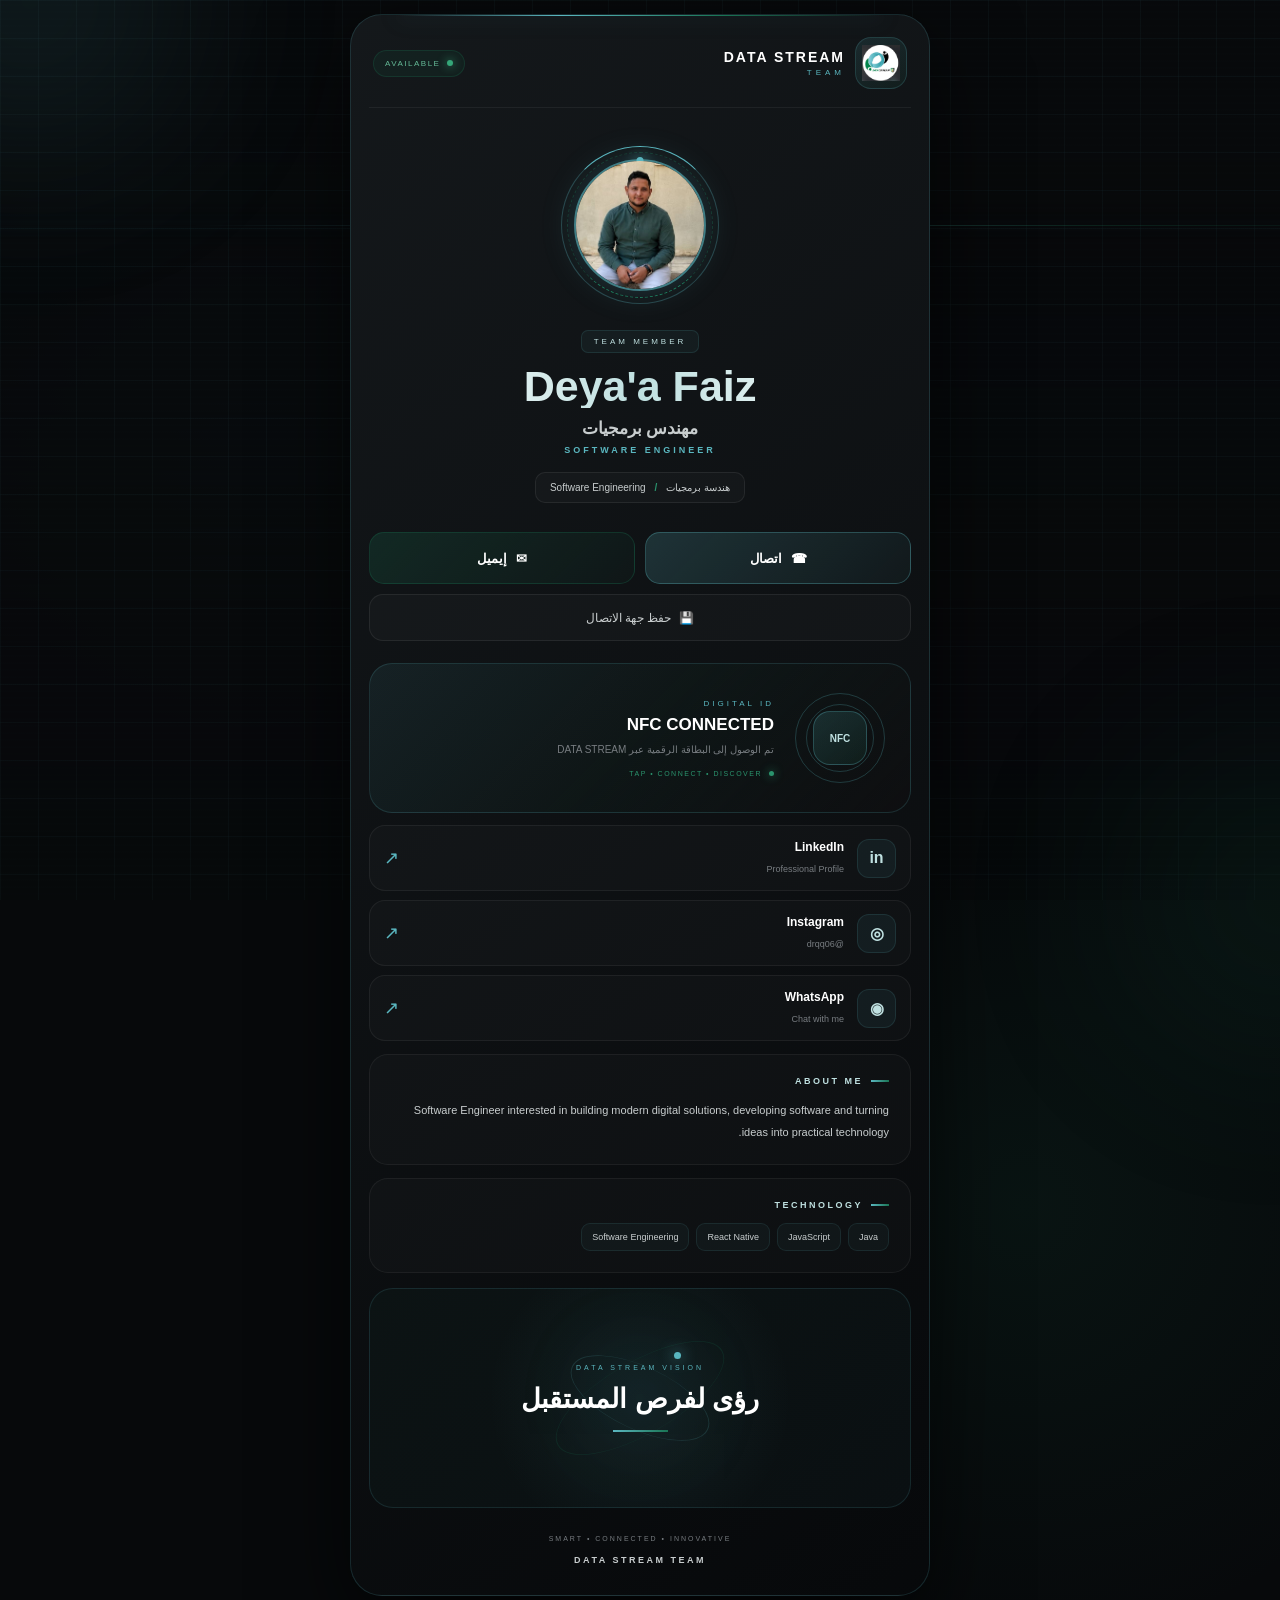
<file: index.html>
<!DOCTYPE html>
<html lang="ar" dir="rtl">

<head>
    <meta charset="UTF-8">
    <meta name="viewport" content="width=device-width, initial-scale=1.0">

    <title>Deya'a Faiz | DATA STREAM</title>

    <link rel="stylesheet" href="style.css">
</head>

<body>

    <div class="background-grid"></div>

    <div class="glow glow-one"></div>
    <div class="glow glow-two"></div>


    <main class="profile-card">


        <!-- HEADER -->
        <header class="header">

            <div class="logo">

                <div class="logo-image">
                    <img src="assets/logo.png" alt="DATA STREAM Logo">
                </div>

                <div class="logo-text">
                    <strong>DATA STREAM</strong>
                    <span>TEAM</span>
                </div>

            </div>


            <div class="online">
                <span></span>
                AVAILABLE
            </div>

        </header>



        <!-- HERO -->
        <section class="hero">

            <div class="photo-wrapper">

                <div class="photo-ring"></div>

                <div class="photo-ring ring-two"></div>

                <img
                    src="images/deyaa.jpg"
                    alt="Deya'a Faiz"
                    class="profile-photo"
                >

            </div>


            <div class="member-label">
                TEAM MEMBER
            </div>


            <h1>
                Deya'a Faiz
            </h1>


            <h2>
                مهندس برمجيات
            </h2>


            <p class="job-title">
                SOFTWARE ENGINEER
            </p>


            <div class="specialization">

                <span>
                    هندسة برمجيات
                </span>

                <b>/</b>

                <span>
                    Software Engineering
                </span>

            </div>

        </section>



        <!-- CONTACT BUTTONS -->
        <section class="actions">

            <a
                href="tel:+962778283855"
                class="main-button cyan-button"
            >
                <span class="button-icon">☎</span>
                اتصال
            </a>


            <a
                href="mailto:dyadiaqa@gmail.com"
                class="main-button green-button"
            >
                <span class="button-icon">✉</span>
                إيميل
            </a>

        </section>



        <!-- SAVE CONTACT -->
        <button
            id="saveContact"
            class="save-contact"
            type="button"
        >

            <span class="save-icon">
                💾
            </span>

            <span>
                حفظ جهة الاتصال
            </span>

        </button>



        <!-- NFC -->
        <section class="nfc-card">

            <div class="nfc-animation">

                <div class="nfc-ring nfc-ring-one"></div>

                <div class="nfc-ring nfc-ring-two"></div>

                <div class="nfc-icon">
                    NFC
                </div>

            </div>


            <div class="nfc-content">

                <small>
                    DIGITAL ID
                </small>

                <h3>
                    NFC CONNECTED
                </h3>

                <p>
                    تم الوصول إلى البطاقة الرقمية عبر DATA STREAM
                </p>

                <div class="nfc-status">

                    <span></span>

                    TAP • CONNECT • DISCOVER

                </div>

            </div>

        </section>



        <!-- SOCIAL MEDIA -->
        <section class="socials">


            <!-- LINKEDIN -->
            <a
                href="https://www.linkedin.com/in/deya-q-3b7445343"
                target="_blank"
                rel="noopener noreferrer"
                class="social-card"
            >

                <div class="social-icon">
                    in
                </div>

                <div>

                    <strong>
                        LinkedIn
                    </strong>

                    <small>
                        Professional Profile
                    </small>

                </div>

                <span class="arrow">
                    ↗
                </span>

            </a>



            <!-- INSTAGRAM -->
            <a
                href="https://www.instagram.com/drqq06"
                target="_blank"
                rel="noopener noreferrer"
                class="social-card"
            >

                <div class="social-icon">
                    ◎
                </div>

                <div>

                    <strong>
                        Instagram
                    </strong>

                    <small>
                        @drqq06
                    </small>

                </div>

                <span class="arrow">
                    ↗
                </span>

            </a>



            <!-- WHATSAPP -->
            <a
                href="https://wa.me/962778283855"
                target="_blank"
                rel="noopener noreferrer"
                class="social-card"
            >

                <div class="social-icon">
                    ◉
                </div>

                <div>

                    <strong>
                        WhatsApp
                    </strong>

                    <small>
                        Chat with me
                    </small>

                </div>

                <span class="arrow">
                    ↗
                </span>

            </a>

        </section>



        <!-- ABOUT -->
        <section class="about">

            <div class="section-title">

                <span></span>

                ABOUT ME

            </div>


            <p>
                Software Engineer interested in building modern digital
                solutions, developing software and turning ideas into
                practical technology.
            </p>

        </section>



        <!-- SKILLS -->
        <section class="skills">

            <div class="section-title">

                <span></span>

                TECHNOLOGY

            </div>


            <div class="skill-list">

                <span>
                    Java
                </span>

                <span>
                    JavaScript
                </span>

                <span>
                    React Native
                </span>

                <span>
                    Software Engineering
                </span>

            </div>

        </section>



        <!-- VISION -->
        <section class="vision">

            <div class="orbit orbit-one"></div>

            <div class="orbit orbit-two"></div>

            <div class="orbit-dot"></div>

            <div class="vision-glow"></div>


            <div class="vision-content">

                <small>
                    DATA STREAM VISION
                </small>

                <h3>
                    رؤى لفرص المستقبل
                </h3>

                <div class="vision-line"></div>

            </div>

        </section>



        <!-- FOOTER -->
        <footer>

            <div>
                SMART • CONNECTED • INNOVATIVE
            </div>

            <strong>
                DATA STREAM TEAM
            </strong>

        </footer>


    </main>



    <script src="script.js"></script>

</body>

</html>
</file>
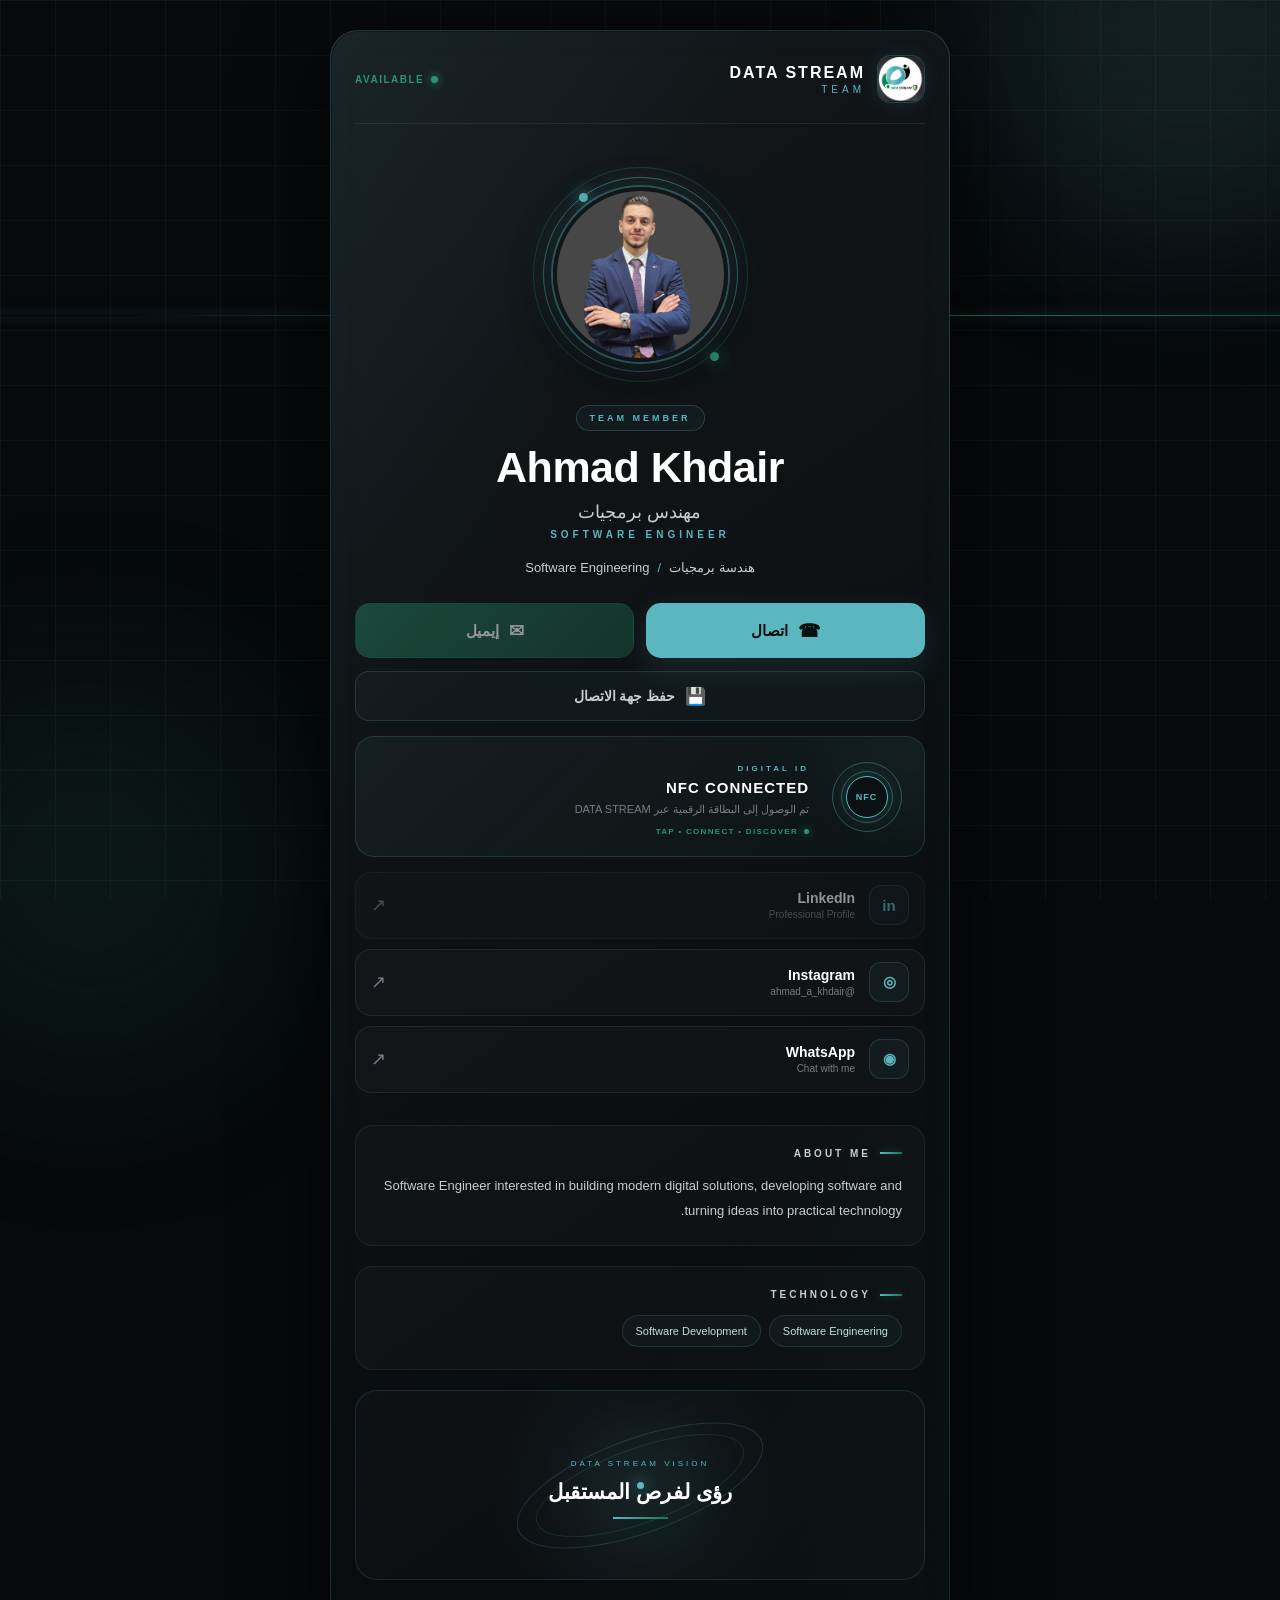
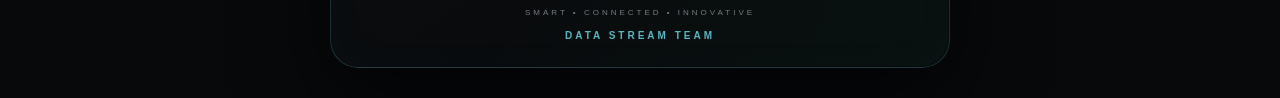
<file: ahmad/index.html>
<!DOCTYPE html>
<html lang="ar" dir="rtl">

<head>
    <meta charset="UTF-8">
    <meta name="viewport" content="width=device-width, initial-scale=1.0">

    <title>Ahmad Khdair | DATA STREAM</title>

    <link rel="stylesheet" href="style.css">
</head>

<body>

    <div class="background-grid"></div>

    <div class="glow glow-one"></div>
    <div class="glow glow-two"></div>


    <main class="profile-card">


        <!-- HEADER -->
        <header class="header">

            <div class="logo">

                <div class="logo-image">

                    <img
                        src="assets/logo.jpg"
                        alt="DATA STREAM Logo"
                    >

                </div>

                <div class="logo-text">

                    <strong>
                        DATA STREAM
                    </strong>

                    <span>
                        TEAM
                    </span>

                </div>

            </div>


            <div class="online">

                <span></span>

                AVAILABLE

            </div>

        </header>



        <!-- HERO -->
        <section class="hero">

            <div class="photo-wrapper">

                <div class="photo-ring"></div>

                <div class="photo-ring ring-two"></div>

                <img
                    src="images/ahmad.jpg"
                    alt="Ahmad Khdair"
                    class="profile-photo"
                >

            </div>


            <div class="member-label">
                TEAM MEMBER
            </div>


            <h1>
                Ahmad Khdair
            </h1>


            <h2>
                مهندس برمجيات
            </h2>


            <p class="job-title">
                SOFTWARE ENGINEER
            </p>


            <div class="specialization">

                <span>
                    هندسة برمجيات
                </span>

                <b>/</b>

                <span>
                    Software Engineering
                </span>

            </div>

        </section>



        <!-- CONTACT BUTTONS -->
        <section class="actions">

            <a
                href="tel:+962798797174"
                class="main-button cyan-button"
            >

                <span class="button-icon">
                    ☎
                </span>

                اتصال

            </a>


            <a
                href="#"
                class="main-button green-button disabled-button"
                onclick="return false;"
            >

                <span class="button-icon">
                    ✉
                </span>

                إيميل

            </a>

        </section>



        <!-- SAVE CONTACT -->
        <button
            id="saveContact"
            class="save-contact"
            type="button"
        >

            <span class="save-icon">
                💾
            </span>

            <span>
                حفظ جهة الاتصال
            </span>

        </button>



        <!-- NFC -->
        <section class="nfc-card">

            <div class="nfc-animation">

                <div class="nfc-ring nfc-ring-one"></div>

                <div class="nfc-ring nfc-ring-two"></div>

                <div class="nfc-icon">
                    NFC
                </div>

            </div>


            <div class="nfc-content">

                <small>
                    DIGITAL ID
                </small>

                <h3>
                    NFC CONNECTED
                </h3>

                <p>
                    تم الوصول إلى البطاقة الرقمية عبر DATA STREAM
                </p>

                <div class="nfc-status">

                    <span></span>

                    TAP • CONNECT • DISCOVER

                </div>

            </div>

        </section>



        <!-- SOCIAL MEDIA -->
        <section class="socials">


            <!-- LINKEDIN -->
            <a
                href="#"
                class="social-card disabled-social"
                onclick="return false;"
            >

                <div class="social-icon">
                    in
                </div>

                <div>

                    <strong>
                        LinkedIn
                    </strong>

                    <small>
                        Professional Profile
                    </small>

                </div>

                <span class="arrow">
                    ↗
                </span>

            </a>



            <!-- INSTAGRAM -->
            <a
                href="https://www.instagram.com/ahmad_a_khdair"
                target="_blank"
                rel="noopener noreferrer"
                class="social-card"
            >

                <div class="social-icon">
                    ◎
                </div>

                <div>

                    <strong>
                        Instagram
                    </strong>

                    <small>
                        @ahmad_a_khdair
                    </small>

                </div>

                <span class="arrow">
                    ↗
                </span>

            </a>



            <!-- WHATSAPP -->
            <a
                href="https://wa.me/962798797174"
                target="_blank"
                rel="noopener noreferrer"
                class="social-card"
            >

                <div class="social-icon">
                    ◉
                </div>

                <div>

                    <strong>
                        WhatsApp
                    </strong>

                    <small>
                        Chat with me
                    </small>

                </div>

                <span class="arrow">
                    ↗
                </span>

            </a>

        </section>



        <!-- ABOUT -->
        <section class="about">

            <div class="section-title">

                <span></span>

                ABOUT ME

            </div>


            <p>
                Software Engineer interested in building modern digital
                solutions, developing software and turning ideas into
                practical technology.
            </p>

        </section>



        <!-- SKILLS -->
        <section class="skills">

            <div class="section-title">

                <span></span>

                TECHNOLOGY

            </div>


            <div class="skill-list">

                <span>
                    Software Engineering
                </span>

                <span>
                    Software Development
                </span>

            </div>

        </section>



        <!-- VISION -->
        <section class="vision">

            <div class="orbit orbit-one"></div>

            <div class="orbit orbit-two"></div>

            <div class="orbit-dot"></div>

            <div class="vision-glow"></div>


            <div class="vision-content">

                <small>
                    DATA STREAM VISION
                </small>

                <h3>
                    رؤى لفرص المستقبل
                </h3>

                <div class="vision-line"></div>

            </div>

        </section>



        <!-- FOOTER -->
        <footer>

            <div>
                SMART • CONNECTED • INNOVATIVE
            </div>

            <strong>
                DATA STREAM TEAM
            </strong>

        </footer>


    </main>



    <script src="script.js"></script>

</body>

</html>
</file>
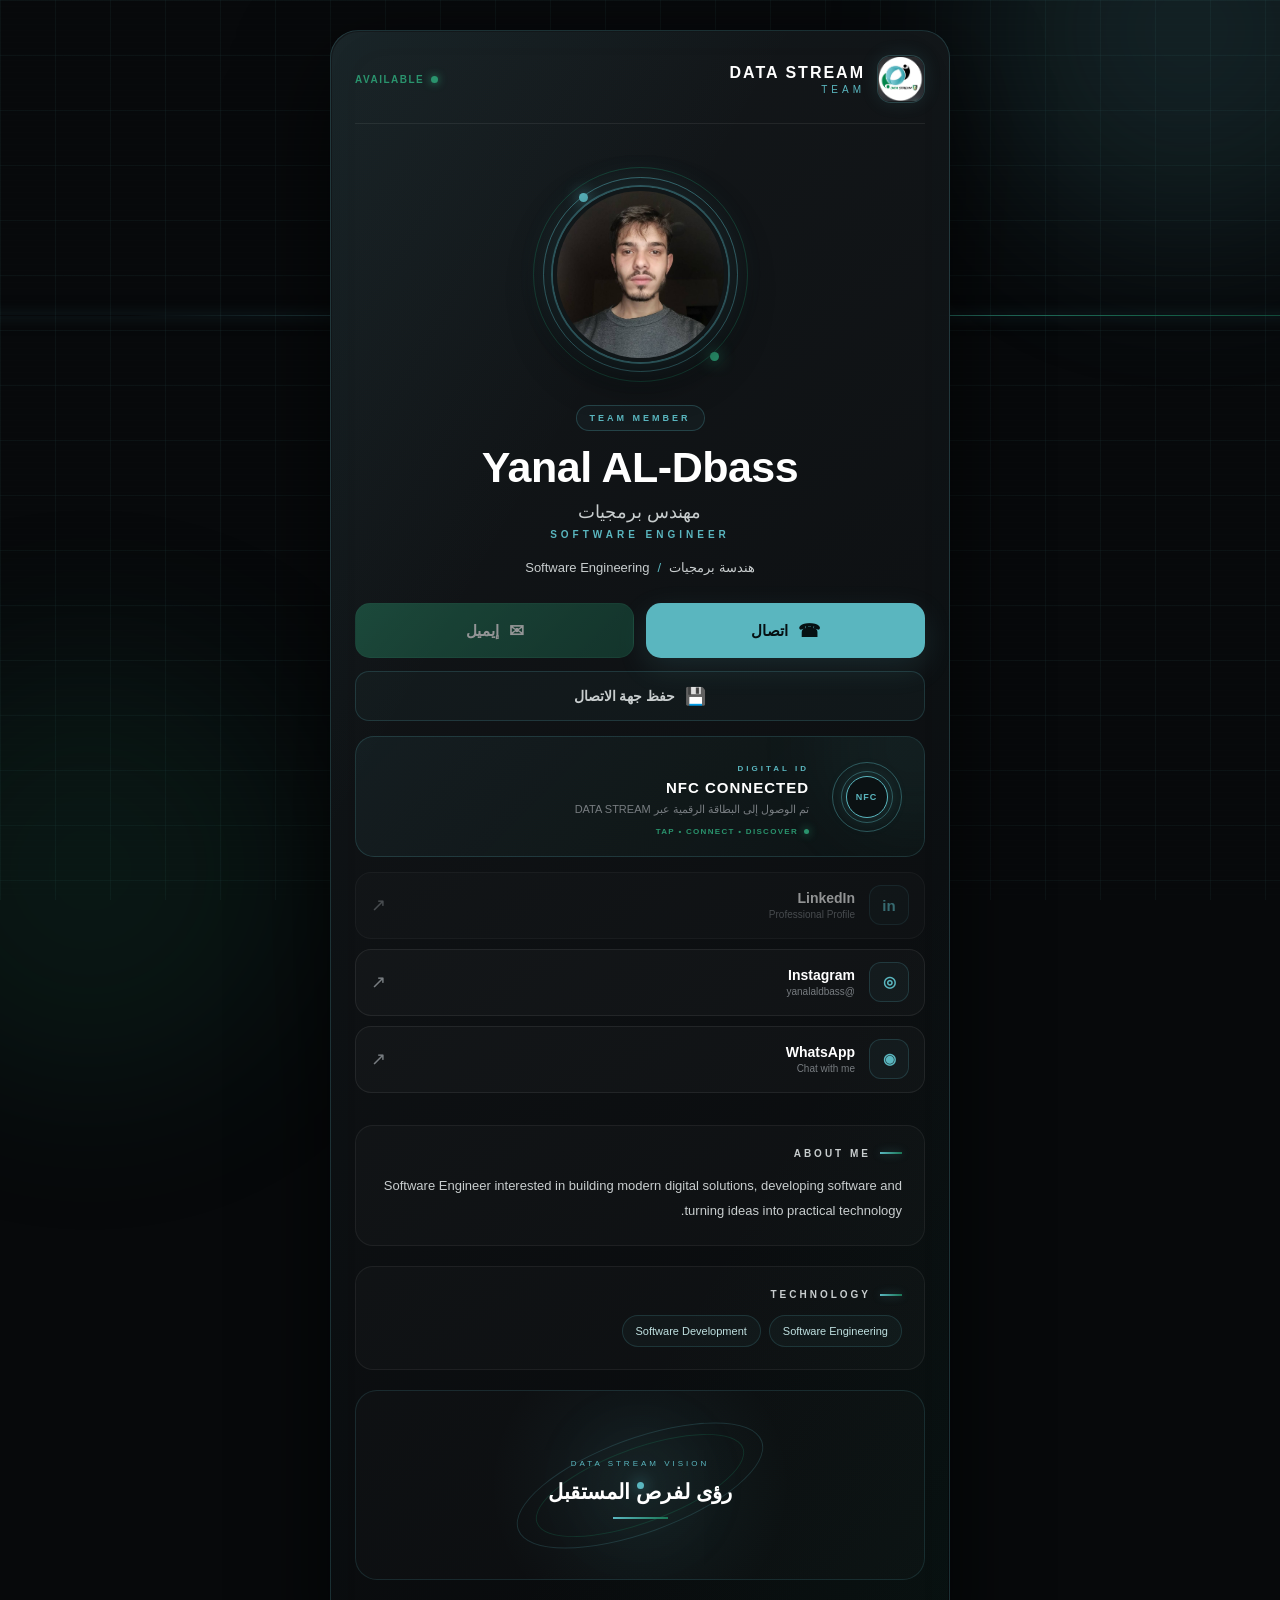
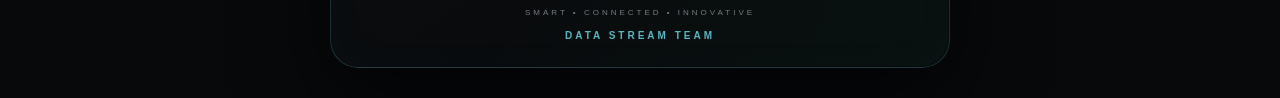
<file: yanal/index.html>
<!DOCTYPE html>
<html lang="ar" dir="rtl">

<head>
    <meta charset="UTF-8">
    <meta name="viewport" content="width=device-width, initial-scale=1.0">

    <title>Yanal AL-Dbass | DATA STREAM</title>

    <link rel="stylesheet" href="style.css">
</head>

<body>

    <div class="background-grid"></div>

    <div class="glow glow-one"></div>
    <div class="glow glow-two"></div>


    <main class="profile-card">


        <!-- HEADER -->
        <header class="header">

            <div class="logo">

                <div class="logo-image">

                    <img
                        src="assets/logo.jpg"
                        alt="DATA STREAM Logo"
                    >

                </div>

                <div class="logo-text">

                    <strong>
                        DATA STREAM
                    </strong>

                    <span>
                        TEAM
                    </span>

                </div>

            </div>


            <div class="online">

                <span></span>

                AVAILABLE

            </div>

        </header>



        <!-- HERO -->
        <section class="hero">

            <div class="photo-wrapper">

                <div class="photo-ring"></div>

                <div class="photo-ring ring-two"></div>

                <img
                    src="images/yanal.jpg"
                    alt="Yanal AL-Dbass"
                    class="profile-photo"
                >

            </div>


            <div class="member-label">
                TEAM MEMBER
            </div>


            <h1>
                Yanal AL-Dbass
            </h1>


            <h2>
                مهندس برمجيات
            </h2>


            <p class="job-title">
                SOFTWARE ENGINEER
            </p>


            <div class="specialization">

                <span>
                    هندسة برمجيات
                </span>

                <b>/</b>

                <span>
                    Software Engineering
                </span>

            </div>

        </section>



        <!-- CONTACT BUTTONS -->
        <section class="actions">

            <a
                href="tel:+962775810678"
                class="main-button cyan-button"
            >

                <span class="button-icon">
                    ☎
                </span>

                اتصال

            </a>


            <a
                href="#"
                class="main-button green-button disabled-button"
                onclick="return false;"
            >

                <span class="button-icon">
                    ✉
                </span>

                إيميل

            </a>

        </section>



        <!-- SAVE CONTACT -->
        <button
            id="saveContact"
            class="save-contact"
            type="button"
        >

            <span class="save-icon">
                💾
            </span>

            <span>
                حفظ جهة الاتصال
            </span>

        </button>



        <!-- NFC -->
        <section class="nfc-card">

            <div class="nfc-animation">

                <div class="nfc-ring nfc-ring-one"></div>

                <div class="nfc-ring nfc-ring-two"></div>

                <div class="nfc-icon">
                    NFC
                </div>

            </div>


            <div class="nfc-content">

                <small>
                    DIGITAL ID
                </small>

                <h3>
                    NFC CONNECTED
                </h3>

                <p>
                    تم الوصول إلى البطاقة الرقمية عبر DATA STREAM
                </p>

                <div class="nfc-status">

                    <span></span>

                    TAP • CONNECT • DISCOVER

                </div>

            </div>

        </section>



        <!-- SOCIAL MEDIA -->
        <section class="socials">


            <!-- LINKEDIN -->
            <a
                href="#"
                class="social-card disabled-social"
                onclick="return false;"
            >

                <div class="social-icon">
                    in
                </div>

                <div>

                    <strong>
                        LinkedIn
                    </strong>

                    <small>
                        Professional Profile
                    </small>

                </div>

                <span class="arrow">
                    ↗
                </span>

            </a>



            <!-- INSTAGRAM -->
            <a
                href="https://www.instagram.com/yanalaldbass"
                target="_blank"
                rel="noopener noreferrer"
                class="social-card"
            >

                <div class="social-icon">
                    ◎
                </div>

                <div>

                    <strong>
                        Instagram
                    </strong>

                    <small>
                        @yanalaldbass
                    </small>

                </div>

                <span class="arrow">
                    ↗
                </span>

            </a>



            <!-- WHATSAPP -->
            <a
                href="https://wa.me/962775810678"
                target="_blank"
                rel="noopener noreferrer"
                class="social-card"
            >

                <div class="social-icon">
                    ◉
                </div>

                <div>

                    <strong>
                        WhatsApp
                    </strong>

                    <small>
                        Chat with me
                    </small>

                </div>

                <span class="arrow">
                    ↗
                </span>

            </a>

        </section>



        <!-- ABOUT -->
        <section class="about">

            <div class="section-title">

                <span></span>

                ABOUT ME

            </div>


            <p>
                Software Engineer interested in building modern digital
                solutions, developing software and turning ideas into
                practical technology.
            </p>

        </section>



        <!-- SKILLS -->
        <section class="skills">

            <div class="section-title">

                <span></span>

                TECHNOLOGY

            </div>


            <div class="skill-list">

                <span>
                    Software Engineering
                </span>

                <span>
                    Software Development
                </span>

            </div>

        </section>



        <!-- VISION -->
        <section class="vision">

            <div class="orbit orbit-one"></div>

            <div class="orbit orbit-two"></div>

            <div class="orbit-dot"></div>

            <div class="vision-glow"></div>


            <div class="vision-content">

                <small>
                    DATA STREAM VISION
                </small>

                <h3>
                    رؤى لفرص المستقبل
                </h3>

                <div class="vision-line"></div>

            </div>

        </section>



        <!-- FOOTER -->
        <footer>

            <div>
                SMART • CONNECTED • INNOVATIVE
            </div>

            <strong>
                DATA STREAM TEAM
            </strong>

        </footer>


    </main>



    <script src="script.js"></script>

</body>

</html>
</file>
<file: style.css>
:root {
    --turquoise: #5ab6bf;
    --turquoise-light: #bfe0e0;
    --turquoise-dark: #3f969f;

    --green: #1a7555;
    --green-light: #2a936d;
    --green-dark: #10533e;

    --black: #07090b;
    --black-card: #15191c;

    --gray: #777c80;
    --gray-light: #c8cdce;

    --white: #ffffff;
}


/* =========================================================
   RESET
========================================================= */

* {
    margin: 0;
    padding: 0;
    box-sizing: border-box;
}

html {
    scroll-behavior: smooth;
}

body {
    min-height: 100vh;

    background:
        radial-gradient(
            circle at 20% 20%,
            rgba(90, 182, 191, 0.10),
            transparent 25%
        ),
        radial-gradient(
            circle at 80% 75%,
            rgba(26, 117, 85, 0.10),
            transparent 28%
        ),
        #07090b;

    color: var(--white);

    font-family:
        Arial,
        "Segoe UI",
        Tahoma,
        sans-serif;

    overflow-x: hidden;
}


/* =========================================================
   DIGITAL BACKGROUND
========================================================= */

.background-grid {
    position: fixed;

    inset: 0;

    z-index: -10;

    pointer-events: none;

    background-color: #07090b;

    /* DIGITAL GRID */
    background-image:
        linear-gradient(
            rgba(90, 182, 191, 0.045) 1px,
            transparent 1px
        ),
        linear-gradient(
            90deg,
            rgba(90, 182, 191, 0.045) 1px,
            transparent 1px
        );

    background-size:
        38px 38px;

    animation:
        digitalGrid 18s linear infinite;

    mask-image:
        linear-gradient(
            to bottom,
            rgba(0,0,0,1),
            rgba(0,0,0,0.75)
        );
}


/* moving digital grid */

@keyframes digitalGrid {

    0% {
        background-position:
            0 0,
            0 0;
    }

    100% {
        background-position:
            38px 38px,
            38px 38px;
    }
}


/* =========================================================
   DIGITAL SCAN LINES
========================================================= */

.background-grid::before {
    content: "";

    position: absolute;

    inset: 0;

    background:
        repeating-linear-gradient(
            0deg,
            transparent 0px,
            transparent 5px,
            rgba(90, 182, 191, 0.012) 6px,
            transparent 7px
        );

    opacity: 0.7;
}


/* =========================================================
   DIGITAL HORIZONTAL SIGNAL
========================================================= */

.background-grid::after {
    content: "";

    position: absolute;

    left: -20%;

    top: 25%;

    width: 140%;

    height: 1px;

    background:
        linear-gradient(
            90deg,
            transparent,
            rgba(90, 182, 191, 0.0),
            rgba(90, 182, 191, 0.35),
            rgba(26, 117, 85, 0.25),
            transparent
        );

    box-shadow:
        0 0 15px
        rgba(90, 182, 191, 0.25);

    animation:
        signalMove 7s linear infinite;
}

@keyframes signalMove {

    0% {
        transform:
            translateY(-45vh);
        opacity: 0;
    }

    20% {
        opacity: 1;
    }

    80% {
        opacity: 1;
    }

    100% {
        transform:
            translateY(90vh);
        opacity: 0;
    }
}


/* =========================================================
   DIGITAL GLOW POINTS
========================================================= */

.glow {
    position: fixed;

    width: 300px;
    height: 300px;

    border-radius: 50%;

    filter: blur(100px);

    pointer-events: none;

    z-index: -8;

    opacity: 0.12;
}

.glow-one {
    top: -150px;
    left: -120px;

    background:
        var(--turquoise);

    animation:
        glowMoveOne 8s ease-in-out infinite alternate;
}

.glow-two {
    right: -150px;
    bottom: -150px;

    background:
        var(--green);

    animation:
        glowMoveTwo 10s ease-in-out infinite alternate;
}

@keyframes glowMoveOne {

    from {
        transform:
            translate(0, 0);
    }

    to {
        transform:
            translate(90px, 70px);
    }
}

@keyframes glowMoveTwo {

    from {
        transform:
            translate(0, 0);
    }

    to {
        transform:
            translate(-80px, -60px);
    }
}


/* =========================================================
   MAIN CARD
========================================================= */

.profile-card {
    position: relative;

    width:
        min(
            calc(100% - 24px),
            580px
        );

    margin:
        14px auto;

    padding:
        18px;

    background:
        linear-gradient(
            145deg,
            rgba(21, 25, 28, 0.96),
            rgba(7, 9, 11, 0.97)
        );

    border:
        1px solid
        rgba(90, 182, 191, 0.18);

    border-radius:
        32px;

    box-shadow:
        0 30px 90px
        rgba(0, 0, 0, 0.65),

        0 0 50px
        rgba(90, 182, 191, 0.025);

    overflow: hidden;

    backdrop-filter:
        blur(14px);
}


/* digital top line */

.profile-card::before {
    content: "";

    position: absolute;

    top: 0;
    left: 8%;

    width: 84%;
    height: 1px;

    background:
        linear-gradient(
            90deg,
            transparent,
            var(--turquoise),
            var(--green),
            transparent
        );

    box-shadow:
        0 0 20px
        rgba(90, 182, 191, 0.5);
}


/* =========================================================
   HEADER
========================================================= */

.header {
    display: flex;

    align-items: center;

    justify-content: space-between;

    padding:
        4px 4px 18px;

    border-bottom:
        1px solid
        rgba(255, 255, 255, 0.055);
}

.logo {
    display: flex;

    align-items: center;

    gap: 10px;
}

.logo-image {
    width: 52px;
    height: 52px;

    display: flex;

    align-items: center;
    justify-content: center;

    border-radius:
        16px;

    background:
        linear-gradient(
            145deg,
            rgba(90, 182, 191, 0.13),
            rgba(26, 117, 85, 0.10)
        );

    border:
        1px solid
        rgba(90, 182, 191, 0.20);

    overflow: hidden;
}

.logo-image img {
    width: 38px;
    height: 38px;

    object-fit: contain;
}

.logo-text {
    display: flex;

    flex-direction: column;

    line-height: 1;
}

.logo-text strong {
    font-size: 14px;

    letter-spacing: 2px;
}

.logo-text span {
    margin-top: 5px;

    font-size: 8px;

    letter-spacing: 4px;

    color:
        var(--turquoise);
}


/* =========================================================
   AVAILABLE
========================================================= */

.online {
    display: flex;

    align-items: center;

    gap: 7px;

    padding:
        8px 11px;

    border-radius:
        999px;

    background:
        rgba(26, 117, 85, 0.10);

    border:
        1px solid
        rgba(26, 117, 85, 0.25);

    color:
        #64b996;

    font-size: 8px;

    letter-spacing: 1.5px;
}

.online span {
    width: 6px;
    height: 6px;

    border-radius: 50%;

    background:
        #35a779;

    box-shadow:
        0 0 10px
        #35a779;

    animation:
        onlinePulse 2s infinite;
}

@keyframes onlinePulse {

    0%,
    100% {
        opacity: 1;
        transform: scale(1);
    }

    50% {
        opacity: 0.45;
        transform: scale(0.75);
    }
}


/* =========================================================
   HERO
========================================================= */

.hero {
    position: relative;

    text-align: center;

    padding:
        34px 10px
        25px;
}

.photo-wrapper {
    position: relative;

    width: 166px;
    height: 166px;

    margin:
        0 auto 22px;

    display: flex;

    align-items: center;
    justify-content: center;
}

.profile-photo {
    position: relative;

    width: 132px;
    height: 132px;

    object-fit: cover;

    border-radius:
        50%;

    border:
        2px solid
        rgba(90, 182, 191, 0.65);

    box-shadow:
        0 0 0 6px
        rgba(90, 182, 191, 0.025),

        0 0 35px
        rgba(90, 182, 191, 0.18);

    z-index: 3;
}

.photo-ring {
    position: absolute;

    width: 158px;
    height: 158px;

    border-radius:
        50%;

    border:
        1px solid
        rgba(90, 182, 191, 0.30);

    border-top-color:
        var(--turquoise);

    animation:
        photoSpin 9s linear infinite;
}

.photo-ring::after {
    content: "";

    position: absolute;

    width: 7px;
    height: 7px;

    top: 10px;
    left: 50%;

    transform:
        translateX(-50%);

    border-radius:
        50%;

    background:
        var(--turquoise);

    box-shadow:
        0 0 15px
        var(--turquoise);
}

.ring-two {
    width: 146px;
    height: 146px;

    border:
        1px dashed
        rgba(26, 117, 85, 0.35);

    border-bottom-color:
        var(--green);

    animation:
        photoSpinReverse 13s linear infinite;
}

@keyframes photoSpin {

    to {
        transform:
            rotate(360deg);
    }
}

@keyframes photoSpinReverse {

    to {
        transform:
            rotate(-360deg);
    }
}


/* =========================================================
   HERO TEXT
========================================================= */

.member-label {
    display: inline-flex;

    align-items: center;

    padding:
        6px 12px;

    border-radius:
        7px;

    background:
        rgba(90, 182, 191, 0.06);

    border:
        1px solid
        rgba(90, 182, 191, 0.14);

    color:
        var(--turquoise-light);

    font-size: 8px;

    letter-spacing: 3px;

    margin-bottom: 12px;
}

.hero h1 {
    font-size:
        clamp(
            30px,
            8vw,
            43px
        );

    line-height: 1;

    margin-bottom: 10px;

    font-weight: 800;

    background:
        linear-gradient(
            90deg,
            #ffffff,
            var(--turquoise-light),
            #ffffff
        );

    -webkit-background-clip:
        text;

    background-clip:
        text;

    -webkit-text-fill-color:
        transparent;
}

.hero h2 {
    font-size: 17px;

    color:
        var(--gray-light);

    margin-bottom: 6px;
}

.job-title {
    color:
        var(--turquoise);

    font-size: 9px;

    letter-spacing: 3px;

    font-weight: 700;
}

.specialization {
    display: inline-flex;

    align-items: center;

    justify-content: center;

    gap: 9px;

    margin-top: 17px;

    padding:
        9px 14px;

    border-radius:
        10px;

    background:
        rgba(255, 255, 255, 0.025);

    border:
        1px solid
        rgba(255, 255, 255, 0.07);

    color:
        var(--gray-light);

    font-size: 10px;
}

.specialization b {
    color:
        var(--green-light);
}


/* =========================================================
   CONTACT
========================================================= */

.actions {
    display: grid;

    grid-template-columns:
        1fr 1fr;

    gap: 10px;

    margin:
        4px 0 10px;
}

.main-button {
    position: relative;

    height: 52px;

    display: flex;

    align-items: center;
    justify-content: center;

    gap: 9px;

    border-radius:
        15px;

    text-decoration: none;

    font-size: 13px;

    font-weight: 700;

    overflow: hidden;

    transition:
        0.25s ease;
}

.main-button:hover {
    transform:
        translateY(-2px);
}

.cyan-button {
    color:
        var(--white);

    background:
        linear-gradient(
            135deg,
            rgba(90, 182, 191, 0.20),
            rgba(90, 182, 191, 0.05)
        );

    border:
        1px solid
        rgba(90, 182, 191, 0.32);
}

.green-button {
    color:
        var(--white);

    background:
        linear-gradient(
            135deg,
            rgba(26, 117, 85, 0.22),
            rgba(26, 117, 85, 0.05)
        );

    border:
        1px solid
        rgba(26, 117, 85, 0.30);
}


/* =========================================================
   SAVE
========================================================= */

.save-contact {
    width: 100%;

    height: 47px;

    border:
        1px solid
        rgba(255,255,255,0.07);

    border-radius:
        14px;

    background:
        rgba(255,255,255,0.025);

    color:
        var(--gray-light);

    cursor: pointer;

    display: flex;

    align-items: center;
    justify-content: center;

    gap: 8px;

    font-size: 12px;

    transition:
        0.25s ease;
}

.save-contact:hover {
    color:
        var(--white);

    border-color:
        rgba(90,182,191,0.30);

    background:
        rgba(90,182,191,0.05);
}


/* =========================================================
   NFC
========================================================= */

.nfc-card {
    position: relative;

    display: flex;

    align-items: center;

    gap: 20px;

    min-height: 150px;

    margin-top: 22px;

    padding: 24px;

    border-radius:
        23px;

    overflow: hidden;

    background:
        linear-gradient(
            135deg,
            rgba(90,182,191,0.09),
            rgba(26,117,85,0.06),
            rgba(15,15,17,0.8)
        );

    border:
        1px solid
        rgba(90,182,191,0.18);
}

.nfc-animation {
    position: relative;

    flex-shrink: 0;

    width: 92px;
    height: 92px;

    display: flex;

    align-items: center;
    justify-content: center;
}

.nfc-icon {
    position: relative;

    width: 54px;
    height: 54px;

    display: flex;

    align-items: center;
    justify-content: center;

    border-radius:
        17px;

    background:
        linear-gradient(
            145deg,
            rgba(90,182,191,0.17),
            rgba(26,117,85,0.13)
        );

    border:
        1px solid
        rgba(90,182,191,0.30);

    color:
        var(--turquoise-light);

    font-size: 10px;

    font-weight: 800;

    z-index: 3;
}

.nfc-ring {
    position: absolute;

    border-radius:
        50%;

    border:
        1px solid
        rgba(90,182,191,0.25);

    animation:
        nfcPulse 2.5s ease-out infinite;
}

.nfc-ring-one {
    width: 68px;
    height: 68px;
}

.nfc-ring-two {
    width: 90px;
    height: 90px;

    animation-delay:
        1.1s;
}

@keyframes nfcPulse {

    0% {
        opacity: 0.7;
        transform: scale(0.75);
    }

    100% {
        opacity: 0;
        transform: scale(1.12);
    }
}

.nfc-content {
    position: relative;

    text-align: right;
}

.nfc-content small {
    display: block;

    color:
        var(--turquoise);

    font-size: 8px;

    letter-spacing: 3px;

    margin-bottom: 7px;
}

.nfc-content h3 {
    font-size: 17px;

    margin-bottom: 6px;
}

.nfc-content p {
    color:
        var(--gray);

    font-size: 10px;

    line-height: 1.7;
}

.nfc-status {
    display: flex;

    align-items: center;

    gap: 7px;

    margin-top: 12px;

    color:
        var(--green-light);

    font-size: 7px;

    letter-spacing: 1.5px;
}

.nfc-status span {
    width: 5px;
    height: 5px;

    border-radius: 50%;

    background:
        var(--green-light);

    box-shadow:
        0 0 10px
        var(--green-light);
}


/* =========================================================
   SOCIALS
========================================================= */

.socials {
    display: grid;

    gap: 9px;

    margin-top: 12px;
}

.social-card {
    display: flex;

    align-items: center;

    gap: 13px;

    min-height: 66px;

    padding:
        11px 14px;

    border-radius:
        16px;

    text-decoration: none;

    color:
        var(--white);

    background:
        rgba(255,255,255,0.018);

    border:
        1px solid
        rgba(255,255,255,0.06);

    transition:
        0.25s ease;
}

.social-card:hover {
    transform:
        translateX(-3px);

    border-color:
        rgba(90,182,191,0.25);

    background:
        rgba(90,182,191,0.035);
}

.social-icon {
    width: 39px;
    height: 39px;

    display: flex;

    align-items: center;
    justify-content: center;

    border-radius:
        12px;

    background:
        rgba(90,182,191,0.07);

    border:
        1px solid
        rgba(90,182,191,0.14);

    color:
        var(--turquoise-light);

    font-weight: 800;
}

.social-card strong {
    display: block;

    font-size: 12px;

    margin-bottom: 4px;
}

.social-card small {
    color:
        var(--gray);

    font-size: 9px;
}

.arrow {
    margin-right: auto;

    color:
        var(--turquoise);

    font-size: 18px;
}


/* =========================================================
   ABOUT / SKILLS
========================================================= */

.about,
.skills {
    margin-top: 13px;

    padding: 21px;

    border-radius:
        19px;

    background:
        rgba(255,255,255,0.018);

    border:
        1px solid
        rgba(255,255,255,0.055);
}

.section-title {
    display: flex;

    align-items: center;

    gap: 8px;

    color:
        var(--turquoise-light);

    font-size: 9px;

    font-weight: 800;

    letter-spacing: 2.5px;

    margin-bottom: 13px;
}

.section-title span {
    width: 18px;
    height: 2px;

    background:
        linear-gradient(
            90deg,
            var(--turquoise),
            var(--green)
        );
}

.about p {
    color:
        var(--gray-light);

    font-size: 11px;

    line-height: 2;

    text-align: right;
}


/* =========================================================
   SKILLS
========================================================= */

.skill-list {
    display: flex;

    flex-wrap: wrap;

    gap: 7px;
}

.skill-list span {
    padding:
        8px 10px;

    border-radius:
        9px;

    background:
        rgba(90,182,191,0.045);

    border:
        1px solid
        rgba(90,182,191,0.12);

    color:
        var(--gray-light);

    font-size: 9px;
}


/* =========================================================
   VISION
========================================================= */

.vision {
    position: relative;

    min-height: 220px;

    margin-top: 15px;

    border-radius:
        24px;

    overflow: hidden;

    display: flex;

    align-items: center;
    justify-content: center;

    background:
        radial-gradient(
            circle,
            rgba(90,182,191,0.09),
            transparent 52%
        ),

        linear-gradient(
            145deg,
            rgba(26,117,85,0.05),
            rgba(90,182,191,0.04)
        );

    border:
        1px solid
        rgba(90,182,191,0.15);
}

.orbit {
    position: absolute;

    border-radius:
        50%;

    border:
        1px solid
        rgba(90,182,191,0.17);
}

.orbit-one {
    width: 150px;
    height: 150px;

    transform:
        rotate(25deg)
        scaleY(0.42);

    animation:
        orbitRotate 12s linear infinite;
}

.orbit-two {
    width: 190px;
    height: 190px;

    transform:
        rotate(-30deg)
        scaleY(0.38);

    border-color:
        rgba(26,117,85,0.18);

    animation:
        orbitRotateReverse 16s linear infinite;
}

.orbit-dot {
    position: absolute;

    width: 7px;
    height: 7px;

    top: 29%;

    margin-left: 74px;

    border-radius:
        50%;

    background:
        var(--turquoise);

    box-shadow:
        0 0 15px
        var(--turquoise);
}

@keyframes orbitRotate {

    to {
        transform:
            rotate(385deg)
            scaleY(0.42);
    }
}

@keyframes orbitRotateReverse {

    to {
        transform:
            rotate(-390deg)
            scaleY(0.38);
    }
}

.vision-glow {
    position: absolute;

    width: 90px;
    height: 90px;

    border-radius:
        50%;

    background:
        var(--turquoise);

    filter:
        blur(55px);

    opacity:
        0.09;
}

.vision-content {
    position: relative;

    text-align:
        center;

    z-index:
        3;
}

.vision-content small {
    display: block;

    color:
        var(--turquoise);

    font-size: 7px;

    letter-spacing: 3px;

    margin-bottom: 12px;
}

.vision-content h3 {
    font-size:
        27px;

    font-weight:
        800;

    white-space:
        nowrap;
}

.vision-line {
    width: 55px;
    height: 2px;

    margin:
        15px auto 0;

    background:
        linear-gradient(
            90deg,
            var(--turquoise),
            var(--green)
        );
}


/* =========================================================
   FOOTER
========================================================= */

footer {
    text-align:
        center;

    padding:
        24px 5px
        8px;

    color:
        var(--gray);

    font-size:
        7px;

    letter-spacing:
        2px;

    line-height:
        2;
}

footer strong {
    display:
        block;

    color:
        var(--gray-light);

    font-size:
        9px;

    margin-top:
        5px;

    letter-spacing:
        2.5px;
}


/* =========================================================
   MOBILE
========================================================= */

@media (max-width: 500px) {

    .profile-card {
        width:
            calc(100% - 14px);

        margin:
            7px auto;

        padding:
            14px;

        border-radius:
            27px;
    }

    .logo-image {
        width:
            48px;

        height:
            48px;
    }

    .logo-image img {
        width:
            35px;

        height:
            35px;
    }

    .logo-text strong {
        font-size:
            12px;
    }

    .online {
        padding:
            7px 9px;

        font-size:
            7px;
    }

    .hero {
        padding:
            30px 6px
            23px;
    }

    .photo-wrapper {
        width:
            153px;

        height:
            153px;
    }

    .profile-photo {
        width:
            122px;

        height:
            122px;
    }

    .photo-ring {
        width:
            146px;

        height:
            146px;
    }

    .ring-two {
        width:
            136px;

        height:
            136px;
    }

    .hero h1 {
        font-size:
            31px;
    }

    .nfc-card {
        gap:
            14px;

        padding:
            18px;
    }

    .nfc-animation {
        width:
            78px;

        height:
            78px;
    }

    .nfc-ring-two {
        width:
            76px;

        height:
            76px;
    }

    .nfc-icon {
        width:
            48px;

        height:
            48px;
    }

    .about,
    .skills {
        padding:
            18px;
    }

    .vision {
        min-height:
            200px;
    }

    .vision-content h3 {
        font-size:
            24px;
    }
}


/* =========================================================
   SMALL PHONES
========================================================= */

@media (max-width: 360px) {

    .profile-card {
        padding:
            12px;
    }

    .hero h1 {
        font-size:
            28px;
    }

    .specialization {
        flex-direction:
            column;

        gap:
            3px;
    }

    .specialization b {
        display:
            none;
    }

    .nfc-card {
        flex-direction:
            column;

        text-align:
            center;
    }

    .nfc-content {
        text-align:
            center;
    }

    .nfc-status {
        justify-content:
            center;
    }

    .vision-content h3 {
        font-size:
            21px;
    }
}


/* =========================================================
   REDUCED MOTION
========================================================= */

@media (prefers-reduced-motion: reduce) {

    *,
    *::before,
    *::after {
        animation-duration:
            0.01ms !important;

        animation-iteration-count:
            1 !important;

        transition-duration:
            0.01ms !important;
    }
}
</file>
<file: ahmad/style.css>
:root {
    --turquoise: #5ab6bf;
    --turquoise-light: #bfe0e0;
    --turquoise-dark: #3f969f;

    --green: #1a7555;
    --green-light: #2a936d;
    --green-dark: #10533e;

    --black: #07090b;
    --black-card: #15191c;

    --gray: #777c80;
    --gray-light: #c8cdce;

    --white: #ffffff;
}


/* ================================
   RESET
================================ */

* {
    margin: 0;
    padding: 0;
    box-sizing: border-box;
}


html {
    scroll-behavior: smooth;
}


body {
    min-height: 100vh;

    font-family:
        Arial,
        "Segoe UI",
        Tahoma,
        sans-serif;

    color: var(--white);

    background: var(--black);

    overflow-x: hidden;

    position: relative;
}


/* ================================
   DIGITAL BACKGROUND
================================ */

.background-grid {
    position: fixed;

    inset: 0;

    z-index: -10;

    background-color: #07090b;

    background-image:
        linear-gradient(
            rgba(90, 182, 191, 0.055) 1px,
            transparent 1px
        ),
        linear-gradient(
            90deg,
            rgba(90, 182, 191, 0.055) 1px,
            transparent 1px
        );

    background-size: 55px 55px;

    animation: digitalGrid 18s linear infinite;
}


.background-grid::before {
    content: "";

    position: absolute;

    inset: 0;

    background:
        repeating-linear-gradient(
            0deg,
            transparent 0px,
            transparent 5px,
            rgba(255, 255, 255, 0.012) 6px
        );

    pointer-events: none;
}


.background-grid::after {
    content: "";

    position: absolute;

    left: -30%;

    top: 35%;

    width: 160%;

    height: 1px;

    background: linear-gradient(
        90deg,
        transparent,
        rgba(90, 182, 191, 0.0),
        rgba(90, 182, 191, 0.65),
        rgba(26, 117, 85, 0.8),
        transparent
    );

    box-shadow:
        0 0 12px rgba(90, 182, 191, 0.6),
        0 0 30px rgba(90, 182, 191, 0.25);

    animation: signalLine 7s linear infinite;
}


@keyframes digitalGrid {

    from {
        background-position: 0 0;
    }

    to {
        background-position: 55px 55px;
    }
}


@keyframes signalLine {

    0% {
        transform: translateX(-25%);
        opacity: 0;
    }

    15% {
        opacity: 1;
    }

    50% {
        opacity: 1;
    }

    85% {
        opacity: 1;
    }

    100% {
        transform: translateX(25%);
        opacity: 0;
    }
}


/* ================================
   BACKGROUND GLOW
================================ */

.glow {
    position: fixed;

    width: 420px;
    height: 420px;

    border-radius: 50%;

    filter: blur(90px);

    pointer-events: none;

    z-index: -5;

    opacity: 0.14;
}


.glow-one {
    top: -180px;
    right: -120px;

    background: var(--turquoise);

    animation: glowMoveOne 9s ease-in-out infinite alternate;
}


.glow-two {
    bottom: -180px;
    left: -120px;

    background: var(--green);

    animation: glowMoveTwo 11s ease-in-out infinite alternate;
}


@keyframes glowMoveOne {

    from {
        transform: translate(0, 0);
    }

    to {
        transform: translate(-80px, 100px);
    }
}


@keyframes glowMoveTwo {

    from {
        transform: translate(0, 0);
    }

    to {
        transform: translate(100px, -80px);
    }
}


/* ================================
   MAIN CARD
================================ */

.profile-card {
    width: min(100%, 620px);

    margin: 30px auto;

    padding: 24px;

    position: relative;

    background:
        linear-gradient(
            145deg,
            rgba(21, 25, 28, 0.97),
            rgba(7, 9, 11, 0.98)
        );

    border: 1px solid rgba(90, 182, 191, 0.22);

    border-radius: 28px;

    box-shadow:
        0 30px 90px rgba(0, 0, 0, 0.7),
        inset 0 0 50px rgba(90, 182, 191, 0.025);

    backdrop-filter: blur(15px);
}


.profile-card::before {
    content: "";

    position: absolute;

    inset: 1px;

    border-radius: 27px;

    pointer-events: none;

    background:
        linear-gradient(
            120deg,
            rgba(90, 182, 191, 0.08),
            transparent 30%,
            transparent 70%,
            rgba(26, 117, 85, 0.08)
        );
}


/* ================================
   HEADER
================================ */

.header {
    position: relative;
    z-index: 2;

    display: flex;

    align-items: center;

    justify-content: space-between;

    gap: 15px;

    padding-bottom: 20px;

    border-bottom: 1px solid rgba(255, 255, 255, 0.07);
}


.logo {
    display: flex;

    align-items: center;

    gap: 12px;
}


.logo-image {
    width: 48px;
    height: 48px;

    border-radius: 14px;

    display: flex;

    align-items: center;
    justify-content: center;

    background: rgba(255, 255, 255, 0.04);

    border: 1px solid rgba(90, 182, 191, 0.25);

    overflow: hidden;

    box-shadow:
        0 0 18px rgba(90, 182, 191, 0.12);
}


.logo-image img {
    width: 100%;
    height: 100%;

    object-fit: contain;
}


.logo-text {
    display: flex;

    flex-direction: column;

    gap: 2px;
}


.logo-text strong {
    font-size: 16px;

    letter-spacing: 2px;

    color: var(--white);
}


.logo-text span {
    font-size: 10px;

    letter-spacing: 4px;

    color: var(--turquoise);
}


.online {
    display: flex;

    align-items: center;

    gap: 7px;

    font-size: 10px;

    font-weight: 700;

    letter-spacing: 1.5px;

    color: var(--green-light);

    white-space: nowrap;
}


.online span {
    width: 7px;
    height: 7px;

    border-radius: 50%;

    background: var(--green-light);

    box-shadow:
        0 0 8px var(--green-light);

    animation: onlinePulse 1.7s ease-in-out infinite;
}


@keyframes onlinePulse {

    0%,
    100% {
        opacity: 1;
        transform: scale(1);
    }

    50% {
        opacity: 0.4;
        transform: scale(0.75);
    }
}


/* ================================
   HERO
================================ */

.hero {
    position: relative;
    z-index: 2;

    text-align: center;

    padding: 48px 10px 28px;
}


.photo-wrapper {
    width: 205px;
    height: 205px;

    margin: 0 auto 28px;

    position: relative;

    display: flex;

    align-items: center;
    justify-content: center;
}


.profile-photo {
    width: 175px;
    height: 175px;

    border-radius: 50%;

    object-fit: cover;

    object-position: center top;

    position: relative;

    z-index: 3;

    border: 4px solid #111719;

    box-shadow:
        0 0 0 2px rgba(90, 182, 191, 0.35),
        0 0 35px rgba(90, 182, 191, 0.2),
        0 15px 40px rgba(0, 0, 0, 0.6);
}


.photo-ring {
    position: absolute;

    width: 195px;
    height: 195px;

    border-radius: 50%;

    border: 1px solid rgba(90, 182, 191, 0.5);

    animation: rotateRing 10s linear infinite;

    z-index: 1;
}


.photo-ring::before {
    content: "";

    position: absolute;

    width: 9px;
    height: 9px;

    border-radius: 50%;

    background: var(--turquoise);

    box-shadow:
        0 0 15px var(--turquoise);

    top: 15px;
    left: 35px;
}


.ring-two {
    width: 215px;
    height: 215px;

    border-color: rgba(26, 117, 85, 0.4);

    animation-direction: reverse;

    animation-duration: 15s;
}


.ring-two::before {
    background: var(--green-light);

    box-shadow:
        0 0 15px var(--green-light);

    top: auto;
    bottom: 20px;
    left: auto;
    right: 28px;
}


@keyframes rotateRing {

    from {
        transform: rotate(0deg);
    }

    to {
        transform: rotate(360deg);
    }
}


.member-label {
    display: inline-block;

    padding: 7px 13px;

    margin-bottom: 13px;

    border: 1px solid rgba(90, 182, 191, 0.25);

    border-radius: 30px;

    background: rgba(90, 182, 191, 0.05);

    color: var(--turquoise);

    font-size: 9px;

    font-weight: 700;

    letter-spacing: 3px;
}


.hero h1 {
    font-size: clamp(31px, 7vw, 43px);

    line-height: 1.1;

    margin-bottom: 10px;

    font-weight: 800;

    letter-spacing: -0.5px;
}


.hero h2 {
    font-size: 18px;

    color: var(--gray-light);

    font-weight: 500;

    margin-bottom: 6px;
}


.job-title {
    font-size: 10px;

    color: var(--turquoise);

    letter-spacing: 4px;

    font-weight: 700;

    margin-bottom: 20px;
}


.specialization {
    display: flex;

    justify-content: center;

    align-items: center;

    flex-wrap: wrap;

    gap: 8px;

    color: var(--gray-light);

    font-size: 13px;
}


.specialization b {
    color: var(--turquoise);

    font-weight: 400;
}


/* ================================
   ACTION BUTTONS
================================ */

.actions {
    position: relative;
    z-index: 2;

    display: grid;

    grid-template-columns: 1fr 1fr;

    gap: 12px;

    margin-bottom: 13px;
}


.main-button {
    min-height: 55px;

    display: flex;

    align-items: center;
    justify-content: center;

    gap: 10px;

    text-decoration: none;

    border-radius: 15px;

    font-size: 15px;

    font-weight: 700;

    transition:
        transform 0.25s ease,
        box-shadow 0.25s ease,
        border-color 0.25s ease;

    border: 1px solid transparent;
}


.main-button:hover {
    transform: translateY(-3px);
}


.cyan-button {
    color: #061012;

    background: var(--turquoise);

    box-shadow:
        0 10px 30px rgba(90, 182, 191, 0.14);
}


.cyan-button:hover {
    box-shadow:
        0 15px 35px rgba(90, 182, 191, 0.25);
}


.green-button {
    color: white;

    background:
        linear-gradient(
            135deg,
            var(--green),
            var(--green-dark)
        );

    border-color: rgba(42, 147, 109, 0.3);
}


.green-button:hover {
    box-shadow:
        0 15px 35px rgba(26, 117, 85, 0.2);
}


.button-icon {
    font-size: 18px;
}


.disabled-button {
    opacity: 0.55;

    cursor: not-allowed;

    filter: grayscale(0.15);
}


.disabled-button:hover {
    transform: none;

    box-shadow: none;
}


/* ================================
   SAVE CONTACT
================================ */

.save-contact {
    width: 100%;

    position: relative;
    z-index: 2;

    min-height: 50px;

    border-radius: 14px;

    border: 1px solid rgba(90, 182, 191, 0.2);

    background: rgba(90, 182, 191, 0.045);

    color: var(--gray-light);

    display: flex;

    align-items: center;
    justify-content: center;

    gap: 10px;

    font-size: 14px;

    font-weight: 600;

    cursor: pointer;

    transition:
        background 0.25s ease,
        border-color 0.25s ease,
        transform 0.25s ease;
}


.save-contact:hover {
    background: rgba(90, 182, 191, 0.09);

    border-color: rgba(90, 182, 191, 0.4);

    transform: translateY(-2px);
}


.save-icon {
    font-size: 17px;
}


/* ================================
   NFC
================================ */

.nfc-card {
    position: relative;

    z-index: 2;

    display: flex;

    align-items: center;

    gap: 20px;

    margin-top: 15px;

    padding: 20px;

    border-radius: 19px;

    overflow: hidden;

    border: 1px solid rgba(90, 182, 191, 0.2);

    background:
        linear-gradient(
            135deg,
            rgba(90, 182, 191, 0.07),
            rgba(26, 117, 85, 0.045)
        );
}


.nfc-card::after {
    content: "";

    position: absolute;

    width: 180px;
    height: 180px;

    border-radius: 50%;

    background: rgba(90, 182, 191, 0.06);

    filter: blur(35px);

    right: -80px;
    top: -80px;
}


.nfc-animation {
    width: 75px;
    height: 75px;

    position: relative;

    flex-shrink: 0;

    display: flex;

    align-items: center;
    justify-content: center;
}


.nfc-icon {
    width: 42px;
    height: 42px;

    border-radius: 50%;

    display: flex;

    align-items: center;
    justify-content: center;

    position: relative;
    z-index: 3;

    background: #0b1113;

    border: 1px solid var(--turquoise);

    color: var(--turquoise);

    font-size: 9px;

    font-weight: 800;

    letter-spacing: 1px;

    box-shadow:
        0 0 20px rgba(90, 182, 191, 0.18);
}


.nfc-ring {
    position: absolute;

    border: 1px solid rgba(90, 182, 191, 0.4);

    border-radius: 50%;

    animation: nfcPulse 2.4s ease-out infinite;
}


.nfc-ring-one {
    width: 52px;
    height: 52px;
}


.nfc-ring-two {
    width: 70px;
    height: 70px;

    animation-delay: 0.8s;
}


@keyframes nfcPulse {

    0% {
        opacity: 0.8;

        transform: scale(0.75);
    }

    100% {
        opacity: 0;

        transform: scale(1.15);
    }
}


.nfc-content {
    position: relative;

    z-index: 2;
}


.nfc-content small {
    color: var(--turquoise);

    font-size: 8px;

    letter-spacing: 3px;

    font-weight: 700;
}


.nfc-content h3 {
    margin: 4px 0 5px;

    font-size: 15px;

    letter-spacing: 1px;
}


.nfc-content p {
    color: var(--gray);

    font-size: 11px;

    line-height: 1.6;

    margin-bottom: 8px;
}


.nfc-status {
    display: flex;

    align-items: center;

    gap: 6px;

    color: var(--green-light);

    font-size: 8px;

    letter-spacing: 1.3px;

    font-weight: 700;
}


.nfc-status span {
    width: 5px;
    height: 5px;

    border-radius: 50%;

    background: var(--green-light);

    box-shadow:
        0 0 8px var(--green-light);
}


/* ================================
   SOCIALS
================================ */

.socials {
    position: relative;

    z-index: 2;

    display: flex;

    flex-direction: column;

    gap: 10px;

    margin-top: 15px;
}


.social-card {
    min-height: 67px;

    display: flex;

    align-items: center;

    gap: 14px;

    padding: 12px 15px;

    text-decoration: none;

    border-radius: 16px;

    background:
        rgba(255, 255, 255, 0.025);

    border: 1px solid rgba(255, 255, 255, 0.07);

    color: var(--white);

    transition:
        transform 0.25s ease,
        border-color 0.25s ease,
        background 0.25s ease;
}


.social-card:hover {
    transform: translateX(-4px);

    border-color: rgba(90, 182, 191, 0.3);

    background:
        rgba(90, 182, 191, 0.045);
}


.social-icon {
    width: 40px;
    height: 40px;

    flex-shrink: 0;

    display: flex;

    align-items: center;
    justify-content: center;

    border-radius: 12px;

    color: var(--turquoise);

    border: 1px solid rgba(90, 182, 191, 0.2);

    background: rgba(90, 182, 191, 0.05);

    font-weight: 800;

    font-size: 15px;
}


.social-card > div:nth-child(2) {
    display: flex;

    flex-direction: column;

    gap: 3px;

    flex: 1;
}


.social-card strong {
    font-size: 14px;
}


.social-card small {
    color: var(--gray);

    font-size: 10px;
}


.arrow {
    color: var(--gray);

    font-size: 18px;
}


.disabled-social {
    opacity: 0.55;

    cursor: not-allowed;
}


.disabled-social:hover {
    transform: none;

    background: rgba(255, 255, 255, 0.025);

    border-color: rgba(255, 255, 255, 0.07);
}


/* ================================
   SECTION TITLE
================================ */

.section-title {
    display: flex;

    align-items: center;

    gap: 9px;

    margin-bottom: 15px;

    color: var(--gray-light);

    font-size: 10px;

    letter-spacing: 3px;

    font-weight: 800;
}


.section-title span {
    width: 22px;
    height: 2px;

    background:
        linear-gradient(
            90deg,
            var(--turquoise),
            var(--green)
        );

    box-shadow:
        0 0 8px rgba(90, 182, 191, 0.4);
}


/* ================================
   ABOUT
================================ */

.about {
    position: relative;

    z-index: 2;

    margin-top: 32px;

    padding: 22px;

    border-radius: 18px;

    border: 1px solid rgba(255, 255, 255, 0.06);

    background:
        rgba(255, 255, 255, 0.018);
}


.about p {
    color: var(--gray-light);

    font-size: 13px;

    line-height: 1.9;
}


/* ================================
   SKILLS
================================ */

.skills {
    position: relative;

    z-index: 2;

    margin-top: 20px;

    padding: 22px;

    border-radius: 18px;

    border: 1px solid rgba(255, 255, 255, 0.06);

    background:
        rgba(255, 255, 255, 0.018);
}


.skill-list {
    display: flex;

    flex-wrap: wrap;

    gap: 8px;
}


.skill-list span {
    padding: 9px 13px;

    border-radius: 30px;

    border: 1px solid rgba(90, 182, 191, 0.18);

    background:
        rgba(90, 182, 191, 0.045);

    color: var(--turquoise-light);

    font-size: 11px;
}


/* ================================
   VISION
================================ */

.vision {
    position: relative;

    z-index: 2;

    min-height: 190px;

    margin-top: 20px;

    border-radius: 22px;

    overflow: hidden;

    display: flex;

    align-items: center;

    justify-content: center;

    border: 1px solid rgba(90, 182, 191, 0.16);

    background:
        radial-gradient(
            circle at center,
            rgba(90, 182, 191, 0.08),
            transparent 50%
        ),
        rgba(255, 255, 255, 0.015);
}


.orbit {
    position: absolute;

    border-radius: 50%;

    border: 1px solid rgba(90, 182, 191, 0.2);

    transform: rotate(-20deg);
}


.orbit-one {
    width: 260px;
    height: 95px;

    animation: orbitRotate 8s linear infinite;
}


.orbit-two {
    width: 220px;
    height: 75px;

    border-color: rgba(26, 117, 85, 0.3);

    animation: orbitRotateReverse 11s linear infinite;
}


@keyframes orbitRotate {

    from {
        transform: rotate(0deg);
    }

    to {
        transform: rotate(360deg);
    }
}


@keyframes orbitRotateReverse {

    from {
        transform: rotate(360deg);
    }

    to {
        transform: rotate(0deg);
    }
}


.orbit-dot {
    width: 7px;
    height: 7px;

    position: absolute;

    border-radius: 50%;

    background: var(--turquoise);

    box-shadow:
        0 0 15px var(--turquoise);

    animation: dotMove 5s linear infinite;
}


@keyframes dotMove {

    0% {
        transform: translateX(-105px) translateY(-25px);
    }

    25% {
        transform: translateX(105px) translateY(-25px);
    }

    50% {
        transform: translateX(105px) translateY(25px);
    }

    75% {
        transform: translateX(-105px) translateY(25px);
    }

    100% {
        transform: translateX(-105px) translateY(-25px);
    }
}


.vision-glow {
    position: absolute;

    width: 120px;
    height: 120px;

    border-radius: 50%;

    background: var(--turquoise);

    opacity: 0.05;

    filter: blur(35px);
}


.vision-content {
    position: relative;

    z-index: 3;

    text-align: center;
}


.vision-content small {
    color: var(--turquoise);

    font-size: 8px;

    letter-spacing: 3px;
}


.vision-content h3 {
    margin-top: 10px;

    font-size: 21px;

    font-weight: 700;
}


.vision-line {
    width: 55px;
    height: 2px;

    margin: 13px auto 0;

    background:
        linear-gradient(
            90deg,
            var(--turquoise),
            var(--green)
        );
}


/* ================================
   FOOTER
================================ */

footer {
    position: relative;

    z-index: 2;

    text-align: center;

    padding-top: 28px;
}


footer div {
    color: var(--gray);

    font-size: 8px;

    letter-spacing: 3px;

    margin-bottom: 8px;
}


footer strong {
    color: var(--turquoise);

    font-size: 10px;

    letter-spacing: 3px;
}


/* ================================
   MOBILE
================================ */

@media (max-width: 600px) {

    body {
        padding: 0;
    }


    .profile-card {
        width: calc(100% - 20px);

        margin: 10px auto;

        padding: 18px;

        border-radius: 24px;
    }


    .header {
        padding-bottom: 16px;
    }


    .logo-image {
        width: 43px;
        height: 43px;
    }


    .logo-text strong {
        font-size: 14px;
    }


    .logo-text span {
        font-size: 8px;

        letter-spacing: 3px;
    }


    .online {
        font-size: 8px;
    }


    .hero {
        padding-top: 38px;
    }


    .photo-wrapper {
        transform: scale(0.92);

        margin-bottom: 15px;
    }


    .hero h1 {
        font-size: 32px;
    }


    .hero h2 {
        font-size: 16px;
    }


    .specialization {
        font-size: 11px;
    }


    .nfc-card {
        padding: 16px;

        gap: 12px;
    }


    .nfc-animation {
        width: 65px;
        height: 65px;
    }


    .nfc-content h3 {
        font-size: 13px;
    }


    .nfc-content p {
        font-size: 10px;
    }


    .nfc-status {
        font-size: 7px;
    }


    .about,
    .skills {
        padding: 18px;
    }

}


/* ================================
   SMALL PHONES
================================ */

@media (max-width: 380px) {

    .profile-card {
        width: calc(100% - 12px);

        padding: 14px;
    }


    .actions {
        gap: 8px;
    }


    .main-button {
        font-size: 13px;
    }


    .photo-wrapper {
        transform: scale(0.84);
    }


    .hero h1 {
        font-size: 28px;
    }


    .specialization {
        flex-direction: column;

        gap: 3px;
    }


    .specialization b {
        display: none;
    }


    .nfc-card {
        align-items: flex-start;
    }


    .nfc-animation {
        width: 58px;
        height: 58px;
    }

}


/* ================================
   REDUCED MOTION
================================ */

@media (prefers-reduced-motion: reduce) {

    *,
    *::before,
    *::after {

        animation-duration: 0.01ms !important;

        animation-iteration-count: 1 !important;

        transition-duration: 0.01ms !important;

        scroll-behavior: auto !important;
    }
}
</file>
<file: yanal/style.css>
:root {
    --turquoise: #5ab6bf;
    --turquoise-light: #bfe0e0;
    --turquoise-dark: #3f969f;

    --green: #1a7555;
    --green-light: #2a936d;
    --green-dark: #10533e;

    --black: #07090b;
    --black-card: #15191c;

    --gray: #777c80;
    --gray-light: #c8cdce;

    --white: #ffffff;
}


/* ================================
   RESET
================================ */

* {
    margin: 0;
    padding: 0;
    box-sizing: border-box;
}


html {
    scroll-behavior: smooth;
}


body {
    min-height: 100vh;

    font-family:
        Arial,
        "Segoe UI",
        Tahoma,
        sans-serif;

    color: var(--white);

    background: var(--black);

    overflow-x: hidden;

    position: relative;
}


/* ================================
   DIGITAL BACKGROUND
================================ */

.background-grid {
    position: fixed;

    inset: 0;

    z-index: -10;

    background-color: #07090b;

    background-image:
        linear-gradient(
            rgba(90, 182, 191, 0.055) 1px,
            transparent 1px
        ),
        linear-gradient(
            90deg,
            rgba(90, 182, 191, 0.055) 1px,
            transparent 1px
        );

    background-size: 55px 55px;

    animation: digitalGrid 18s linear infinite;
}


.background-grid::before {
    content: "";

    position: absolute;

    inset: 0;

    background:
        repeating-linear-gradient(
            0deg,
            transparent 0px,
            transparent 5px,
            rgba(255, 255, 255, 0.012) 6px
        );

    pointer-events: none;
}


.background-grid::after {
    content: "";

    position: absolute;

    left: -30%;

    top: 35%;

    width: 160%;

    height: 1px;

    background: linear-gradient(
        90deg,
        transparent,
        rgba(90, 182, 191, 0.0),
        rgba(90, 182, 191, 0.65),
        rgba(26, 117, 85, 0.8),
        transparent
    );

    box-shadow:
        0 0 12px rgba(90, 182, 191, 0.6),
        0 0 30px rgba(90, 182, 191, 0.25);

    animation: signalLine 7s linear infinite;
}


@keyframes digitalGrid {

    from {
        background-position: 0 0;
    }

    to {
        background-position: 55px 55px;
    }
}


@keyframes signalLine {

    0% {
        transform: translateX(-25%);
        opacity: 0;
    }

    15% {
        opacity: 1;
    }

    50% {
        opacity: 1;
    }

    85% {
        opacity: 1;
    }

    100% {
        transform: translateX(25%);
        opacity: 0;
    }
}


/* ================================
   BACKGROUND GLOW
================================ */

.glow {
    position: fixed;

    width: 420px;
    height: 420px;

    border-radius: 50%;

    filter: blur(90px);

    pointer-events: none;

    z-index: -5;

    opacity: 0.14;
}


.glow-one {
    top: -180px;
    right: -120px;

    background: var(--turquoise);

    animation: glowMoveOne 9s ease-in-out infinite alternate;
}


.glow-two {
    bottom: -180px;
    left: -120px;

    background: var(--green);

    animation: glowMoveTwo 11s ease-in-out infinite alternate;
}


@keyframes glowMoveOne {

    from {
        transform: translate(0, 0);
    }

    to {
        transform: translate(-80px, 100px);
    }
}


@keyframes glowMoveTwo {

    from {
        transform: translate(0, 0);
    }

    to {
        transform: translate(100px, -80px);
    }
}


/* ================================
   MAIN CARD
================================ */

.profile-card {
    width: min(100%, 620px);

    margin: 30px auto;

    padding: 24px;

    position: relative;

    background:
        linear-gradient(
            145deg,
            rgba(21, 25, 28, 0.97),
            rgba(7, 9, 11, 0.98)
        );

    border: 1px solid rgba(90, 182, 191, 0.22);

    border-radius: 28px;

    box-shadow:
        0 30px 90px rgba(0, 0, 0, 0.7),
        inset 0 0 50px rgba(90, 182, 191, 0.025);

    backdrop-filter: blur(15px);
}


.profile-card::before {
    content: "";

    position: absolute;

    inset: 1px;

    border-radius: 27px;

    pointer-events: none;

    background:
        linear-gradient(
            120deg,
            rgba(90, 182, 191, 0.08),
            transparent 30%,
            transparent 70%,
            rgba(26, 117, 85, 0.08)
        );
}


/* ================================
   HEADER
================================ */

.header {
    position: relative;
    z-index: 2;

    display: flex;

    align-items: center;

    justify-content: space-between;

    gap: 15px;

    padding-bottom: 20px;

    border-bottom: 1px solid rgba(255, 255, 255, 0.07);
}


.logo {
    display: flex;

    align-items: center;

    gap: 12px;
}


.logo-image {
    width: 48px;
    height: 48px;

    border-radius: 14px;

    display: flex;

    align-items: center;
    justify-content: center;

    background: rgba(255, 255, 255, 0.04);

    border: 1px solid rgba(90, 182, 191, 0.25);

    overflow: hidden;

    box-shadow:
        0 0 18px rgba(90, 182, 191, 0.12);
}


.logo-image img {
    width: 100%;
    height: 100%;

    object-fit: contain;
}


.logo-text {
    display: flex;

    flex-direction: column;

    gap: 2px;
}


.logo-text strong {
    font-size: 16px;

    letter-spacing: 2px;

    color: var(--white);
}


.logo-text span {
    font-size: 10px;

    letter-spacing: 4px;

    color: var(--turquoise);
}


.online {
    display: flex;

    align-items: center;

    gap: 7px;

    font-size: 10px;

    font-weight: 700;

    letter-spacing: 1.5px;

    color: var(--green-light);

    white-space: nowrap;
}


.online span {
    width: 7px;
    height: 7px;

    border-radius: 50%;

    background: var(--green-light);

    box-shadow:
        0 0 8px var(--green-light);

    animation: onlinePulse 1.7s ease-in-out infinite;
}


@keyframes onlinePulse {

    0%,
    100% {
        opacity: 1;
        transform: scale(1);
    }

    50% {
        opacity: 0.4;
        transform: scale(0.75);
    }
}


/* ================================
   HERO
================================ */

.hero {
    position: relative;
    z-index: 2;

    text-align: center;

    padding: 48px 10px 28px;
}


.photo-wrapper {
    width: 205px;
    height: 205px;

    margin: 0 auto 28px;

    position: relative;

    display: flex;

    align-items: center;
    justify-content: center;
}


.profile-photo {
    width: 175px;
    height: 175px;

    border-radius: 50%;

    object-fit: cover;

    object-position: center top;

    position: relative;

    z-index: 3;

    border: 4px solid #111719;

    box-shadow:
        0 0 0 2px rgba(90, 182, 191, 0.35),
        0 0 35px rgba(90, 182, 191, 0.2),
        0 15px 40px rgba(0, 0, 0, 0.6);
}


.photo-ring {
    position: absolute;

    width: 195px;
    height: 195px;

    border-radius: 50%;

    border: 1px solid rgba(90, 182, 191, 0.5);

    animation: rotateRing 10s linear infinite;

    z-index: 1;
}


.photo-ring::before {
    content: "";

    position: absolute;

    width: 9px;
    height: 9px;

    border-radius: 50%;

    background: var(--turquoise);

    box-shadow:
        0 0 15px var(--turquoise);

    top: 15px;
    left: 35px;
}


.ring-two {
    width: 215px;
    height: 215px;

    border-color: rgba(26, 117, 85, 0.4);

    animation-direction: reverse;

    animation-duration: 15s;
}


.ring-two::before {
    background: var(--green-light);

    box-shadow:
        0 0 15px var(--green-light);

    top: auto;
    bottom: 20px;
    left: auto;
    right: 28px;
}


@keyframes rotateRing {

    from {
        transform: rotate(0deg);
    }

    to {
        transform: rotate(360deg);
    }
}


.member-label {
    display: inline-block;

    padding: 7px 13px;

    margin-bottom: 13px;

    border: 1px solid rgba(90, 182, 191, 0.25);

    border-radius: 30px;

    background: rgba(90, 182, 191, 0.05);

    color: var(--turquoise);

    font-size: 9px;

    font-weight: 700;

    letter-spacing: 3px;
}


.hero h1 {
    font-size: clamp(31px, 7vw, 43px);

    line-height: 1.1;

    margin-bottom: 10px;

    font-weight: 800;

    letter-spacing: -0.5px;
}


.hero h2 {
    font-size: 18px;

    color: var(--gray-light);

    font-weight: 500;

    margin-bottom: 6px;
}


.job-title {
    font-size: 10px;

    color: var(--turquoise);

    letter-spacing: 4px;

    font-weight: 700;

    margin-bottom: 20px;
}


.specialization {
    display: flex;

    justify-content: center;

    align-items: center;

    flex-wrap: wrap;

    gap: 8px;

    color: var(--gray-light);

    font-size: 13px;
}


.specialization b {
    color: var(--turquoise);

    font-weight: 400;
}


/* ================================
   ACTION BUTTONS
================================ */

.actions {
    position: relative;
    z-index: 2;

    display: grid;

    grid-template-columns: 1fr 1fr;

    gap: 12px;

    margin-bottom: 13px;
}


.main-button {
    min-height: 55px;

    display: flex;

    align-items: center;
    justify-content: center;

    gap: 10px;

    text-decoration: none;

    border-radius: 15px;

    font-size: 15px;

    font-weight: 700;

    transition:
        transform 0.25s ease,
        box-shadow 0.25s ease,
        border-color 0.25s ease;

    border: 1px solid transparent;
}


.main-button:hover {
    transform: translateY(-3px);
}


.cyan-button {
    color: #061012;

    background: var(--turquoise);

    box-shadow:
        0 10px 30px rgba(90, 182, 191, 0.14);
}


.cyan-button:hover {
    box-shadow:
        0 15px 35px rgba(90, 182, 191, 0.25);
}


.green-button {
    color: white;

    background:
        linear-gradient(
            135deg,
            var(--green),
            var(--green-dark)
        );

    border-color: rgba(42, 147, 109, 0.3);
}


.green-button:hover {
    box-shadow:
        0 15px 35px rgba(26, 117, 85, 0.2);
}


.button-icon {
    font-size: 18px;
}


.disabled-button {
    opacity: 0.55;

    cursor: not-allowed;

    filter: grayscale(0.15);
}


.disabled-button:hover {
    transform: none;

    box-shadow: none;
}


/* ================================
   SAVE CONTACT
================================ */

.save-contact {
    width: 100%;

    position: relative;
    z-index: 2;

    min-height: 50px;

    border-radius: 14px;

    border: 1px solid rgba(90, 182, 191, 0.2);

    background: rgba(90, 182, 191, 0.045);

    color: var(--gray-light);

    display: flex;

    align-items: center;
    justify-content: center;

    gap: 10px;

    font-size: 14px;

    font-weight: 600;

    cursor: pointer;

    transition:
        background 0.25s ease,
        border-color 0.25s ease,
        transform 0.25s ease;
}


.save-contact:hover {
    background: rgba(90, 182, 191, 0.09);

    border-color: rgba(90, 182, 191, 0.4);

    transform: translateY(-2px);
}


.save-icon {
    font-size: 17px;
}


/* ================================
   NFC
================================ */

.nfc-card {
    position: relative;

    z-index: 2;

    display: flex;

    align-items: center;

    gap: 20px;

    margin-top: 15px;

    padding: 20px;

    border-radius: 19px;

    overflow: hidden;

    border: 1px solid rgba(90, 182, 191, 0.2);

    background:
        linear-gradient(
            135deg,
            rgba(90, 182, 191, 0.07),
            rgba(26, 117, 85, 0.045)
        );
}


.nfc-card::after {
    content: "";

    position: absolute;

    width: 180px;
    height: 180px;

    border-radius: 50%;

    background: rgba(90, 182, 191, 0.06);

    filter: blur(35px);

    right: -80px;
    top: -80px;
}


.nfc-animation {
    width: 75px;
    height: 75px;

    position: relative;

    flex-shrink: 0;

    display: flex;

    align-items: center;
    justify-content: center;
}


.nfc-icon {
    width: 42px;
    height: 42px;

    border-radius: 50%;

    display: flex;

    align-items: center;
    justify-content: center;

    position: relative;
    z-index: 3;

    background: #0b1113;

    border: 1px solid var(--turquoise);

    color: var(--turquoise);

    font-size: 9px;

    font-weight: 800;

    letter-spacing: 1px;

    box-shadow:
        0 0 20px rgba(90, 182, 191, 0.18);
}


.nfc-ring {
    position: absolute;

    border: 1px solid rgba(90, 182, 191, 0.4);

    border-radius: 50%;

    animation: nfcPulse 2.4s ease-out infinite;
}


.nfc-ring-one {
    width: 52px;
    height: 52px;
}


.nfc-ring-two {
    width: 70px;
    height: 70px;

    animation-delay: 0.8s;
}


@keyframes nfcPulse {

    0% {
        opacity: 0.8;

        transform: scale(0.75);
    }

    100% {
        opacity: 0;

        transform: scale(1.15);
    }
}


.nfc-content {
    position: relative;

    z-index: 2;
}


.nfc-content small {
    color: var(--turquoise);

    font-size: 8px;

    letter-spacing: 3px;

    font-weight: 700;
}


.nfc-content h3 {
    margin: 4px 0 5px;

    font-size: 15px;

    letter-spacing: 1px;
}


.nfc-content p {
    color: var(--gray);

    font-size: 11px;

    line-height: 1.6;

    margin-bottom: 8px;
}


.nfc-status {
    display: flex;

    align-items: center;

    gap: 6px;

    color: var(--green-light);

    font-size: 8px;

    letter-spacing: 1.3px;

    font-weight: 700;
}


.nfc-status span {
    width: 5px;
    height: 5px;

    border-radius: 50%;

    background: var(--green-light);

    box-shadow:
        0 0 8px var(--green-light);
}


/* ================================
   SOCIALS
================================ */

.socials {
    position: relative;

    z-index: 2;

    display: flex;

    flex-direction: column;

    gap: 10px;

    margin-top: 15px;
}


.social-card {
    min-height: 67px;

    display: flex;

    align-items: center;

    gap: 14px;

    padding: 12px 15px;

    text-decoration: none;

    border-radius: 16px;

    background:
        rgba(255, 255, 255, 0.025);

    border: 1px solid rgba(255, 255, 255, 0.07);

    color: var(--white);

    transition:
        transform 0.25s ease,
        border-color 0.25s ease,
        background 0.25s ease;
}


.social-card:hover {
    transform: translateX(-4px);

    border-color: rgba(90, 182, 191, 0.3);

    background:
        rgba(90, 182, 191, 0.045);
}


.social-icon {
    width: 40px;
    height: 40px;

    flex-shrink: 0;

    display: flex;

    align-items: center;
    justify-content: center;

    border-radius: 12px;

    color: var(--turquoise);

    border: 1px solid rgba(90, 182, 191, 0.2);

    background: rgba(90, 182, 191, 0.05);

    font-weight: 800;

    font-size: 15px;
}


.social-card > div:nth-child(2) {
    display: flex;

    flex-direction: column;

    gap: 3px;

    flex: 1;
}


.social-card strong {
    font-size: 14px;
}


.social-card small {
    color: var(--gray);

    font-size: 10px;
}


.arrow {
    color: var(--gray);

    font-size: 18px;
}


.disabled-social {
    opacity: 0.55;

    cursor: not-allowed;
}


.disabled-social:hover {
    transform: none;

    background: rgba(255, 255, 255, 0.025);

    border-color: rgba(255, 255, 255, 0.07);
}


/* ================================
   SECTION TITLE
================================ */

.section-title {
    display: flex;

    align-items: center;

    gap: 9px;

    margin-bottom: 15px;

    color: var(--gray-light);

    font-size: 10px;

    letter-spacing: 3px;

    font-weight: 800;
}


.section-title span {
    width: 22px;
    height: 2px;

    background:
        linear-gradient(
            90deg,
            var(--turquoise),
            var(--green)
        );

    box-shadow:
        0 0 8px rgba(90, 182, 191, 0.4);
}


/* ================================
   ABOUT
================================ */

.about {
    position: relative;

    z-index: 2;

    margin-top: 32px;

    padding: 22px;

    border-radius: 18px;

    border: 1px solid rgba(255, 255, 255, 0.06);

    background:
        rgba(255, 255, 255, 0.018);
}


.about p {
    color: var(--gray-light);

    font-size: 13px;

    line-height: 1.9;
}


/* ================================
   SKILLS
================================ */

.skills {
    position: relative;

    z-index: 2;

    margin-top: 20px;

    padding: 22px;

    border-radius: 18px;

    border: 1px solid rgba(255, 255, 255, 0.06);

    background:
        rgba(255, 255, 255, 0.018);
}


.skill-list {
    display: flex;

    flex-wrap: wrap;

    gap: 8px;
}


.skill-list span {
    padding: 9px 13px;

    border-radius: 30px;

    border: 1px solid rgba(90, 182, 191, 0.18);

    background:
        rgba(90, 182, 191, 0.045);

    color: var(--turquoise-light);

    font-size: 11px;
}


/* ================================
   VISION
================================ */

.vision {
    position: relative;

    z-index: 2;

    min-height: 190px;

    margin-top: 20px;

    border-radius: 22px;

    overflow: hidden;

    display: flex;

    align-items: center;

    justify-content: center;

    border: 1px solid rgba(90, 182, 191, 0.16);

    background:
        radial-gradient(
            circle at center,
            rgba(90, 182, 191, 0.08),
            transparent 50%
        ),
        rgba(255, 255, 255, 0.015);
}


.orbit {
    position: absolute;

    border-radius: 50%;

    border: 1px solid rgba(90, 182, 191, 0.2);

    transform: rotate(-20deg);
}


.orbit-one {
    width: 260px;
    height: 95px;

    animation: orbitRotate 8s linear infinite;
}


.orbit-two {
    width: 220px;
    height: 75px;

    border-color: rgba(26, 117, 85, 0.3);

    animation: orbitRotateReverse 11s linear infinite;
}


@keyframes orbitRotate {

    from {
        transform: rotate(0deg);
    }

    to {
        transform: rotate(360deg);
    }
}


@keyframes orbitRotateReverse {

    from {
        transform: rotate(360deg);
    }

    to {
        transform: rotate(0deg);
    }
}


.orbit-dot {
    width: 7px;
    height: 7px;

    position: absolute;

    border-radius: 50%;

    background: var(--turquoise);

    box-shadow:
        0 0 15px var(--turquoise);

    animation: dotMove 5s linear infinite;
}


@keyframes dotMove {

    0% {
        transform: translateX(-105px) translateY(-25px);
    }

    25% {
        transform: translateX(105px) translateY(-25px);
    }

    50% {
        transform: translateX(105px) translateY(25px);
    }

    75% {
        transform: translateX(-105px) translateY(25px);
    }

    100% {
        transform: translateX(-105px) translateY(-25px);
    }
}


.vision-glow {
    position: absolute;

    width: 120px;
    height: 120px;

    border-radius: 50%;

    background: var(--turquoise);

    opacity: 0.05;

    filter: blur(35px);
}


.vision-content {
    position: relative;

    z-index: 3;

    text-align: center;
}


.vision-content small {
    color: var(--turquoise);

    font-size: 8px;

    letter-spacing: 3px;
}


.vision-content h3 {
    margin-top: 10px;

    font-size: 21px;

    font-weight: 700;
}


.vision-line {
    width: 55px;
    height: 2px;

    margin: 13px auto 0;

    background:
        linear-gradient(
            90deg,
            var(--turquoise),
            var(--green)
        );
}


/* ================================
   FOOTER
================================ */

footer {
    position: relative;

    z-index: 2;

    text-align: center;

    padding-top: 28px;
}


footer div {
    color: var(--gray);

    font-size: 8px;

    letter-spacing: 3px;

    margin-bottom: 8px;
}


footer strong {
    color: var(--turquoise);

    font-size: 10px;

    letter-spacing: 3px;
}


/* ================================
   MOBILE
================================ */

@media (max-width: 600px) {

    body {
        padding: 0;
    }


    .profile-card {
        width: calc(100% - 20px);

        margin: 10px auto;

        padding: 18px;

        border-radius: 24px;
    }


    .header {
        padding-bottom: 16px;
    }


    .logo-image {
        width: 43px;
        height: 43px;
    }


    .logo-text strong {
        font-size: 14px;
    }


    .logo-text span {
        font-size: 8px;

        letter-spacing: 3px;
    }


    .online {
        font-size: 8px;
    }


    .hero {
        padding-top: 38px;
    }


    .photo-wrapper {
        transform: scale(0.92);

        margin-bottom: 15px;
    }


    .hero h1 {
        font-size: 32px;
    }


    .hero h2 {
        font-size: 16px;
    }


    .specialization {
        font-size: 11px;
    }


    .nfc-card {
        padding: 16px;

        gap: 12px;
    }


    .nfc-animation {
        width: 65px;
        height: 65px;
    }


    .nfc-content h3 {
        font-size: 13px;
    }


    .nfc-content p {
        font-size: 10px;
    }


    .nfc-status {
        font-size: 7px;
    }


    .about,
    .skills {
        padding: 18px;
    }

}


/* ================================
   SMALL PHONES
================================ */

@media (max-width: 380px) {

    .profile-card {
        width: calc(100% - 12px);

        padding: 14px;
    }


    .actions {
        gap: 8px;
    }


    .main-button {
        font-size: 13px;
    }


    .photo-wrapper {
        transform: scale(0.84);
    }


    .hero h1 {
        font-size: 28px;
    }


    .specialization {
        flex-direction: column;

        gap: 3px;
    }


    .specialization b {
        display: none;
    }


    .nfc-card {
        align-items: flex-start;
    }


    .nfc-animation {
        width: 58px;
        height: 58px;
    }

}


/* ================================
   REDUCED MOTION
================================ */

@media (prefers-reduced-motion: reduce) {

    *,
    *::before,
    *::after {

        animation-duration: 0.01ms !important;

        animation-iteration-count: 1 !important;

        transition-duration: 0.01ms !important;

        scroll-behavior: auto !important;
    }
}
</file>
